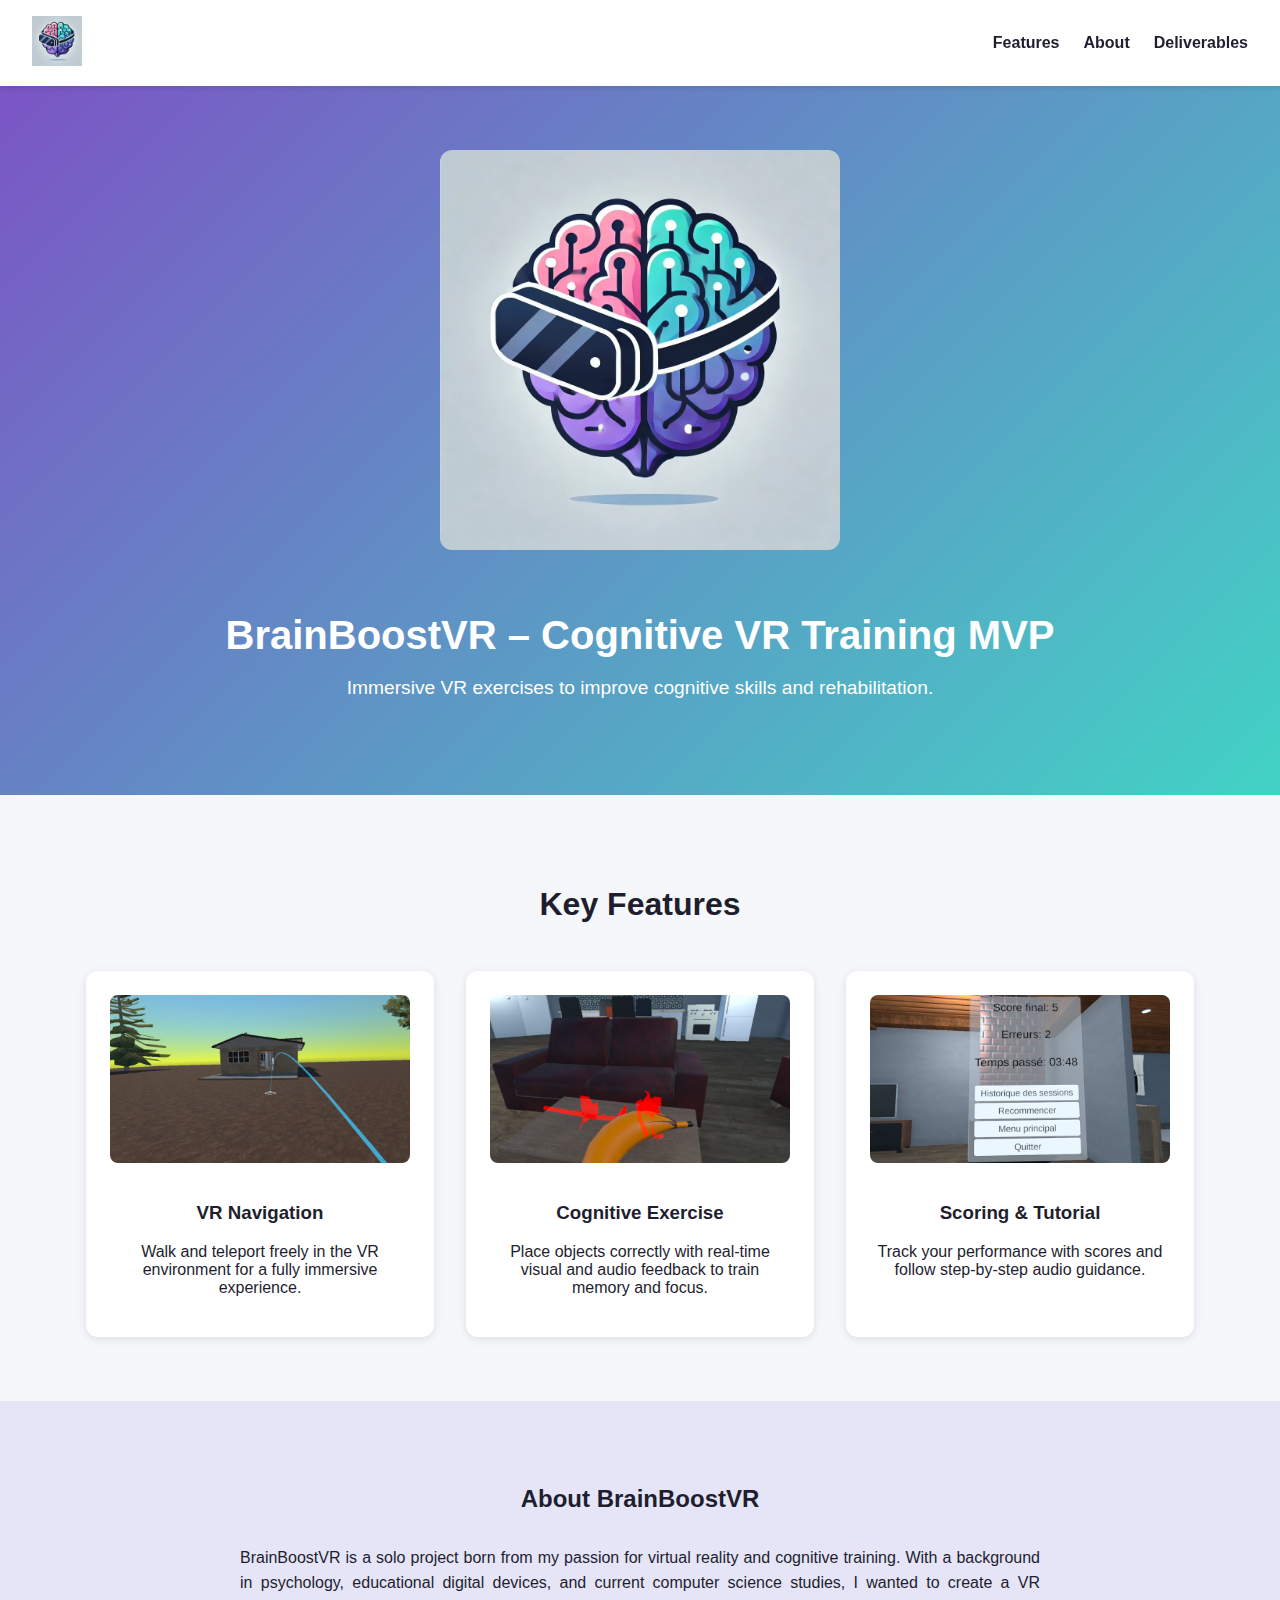
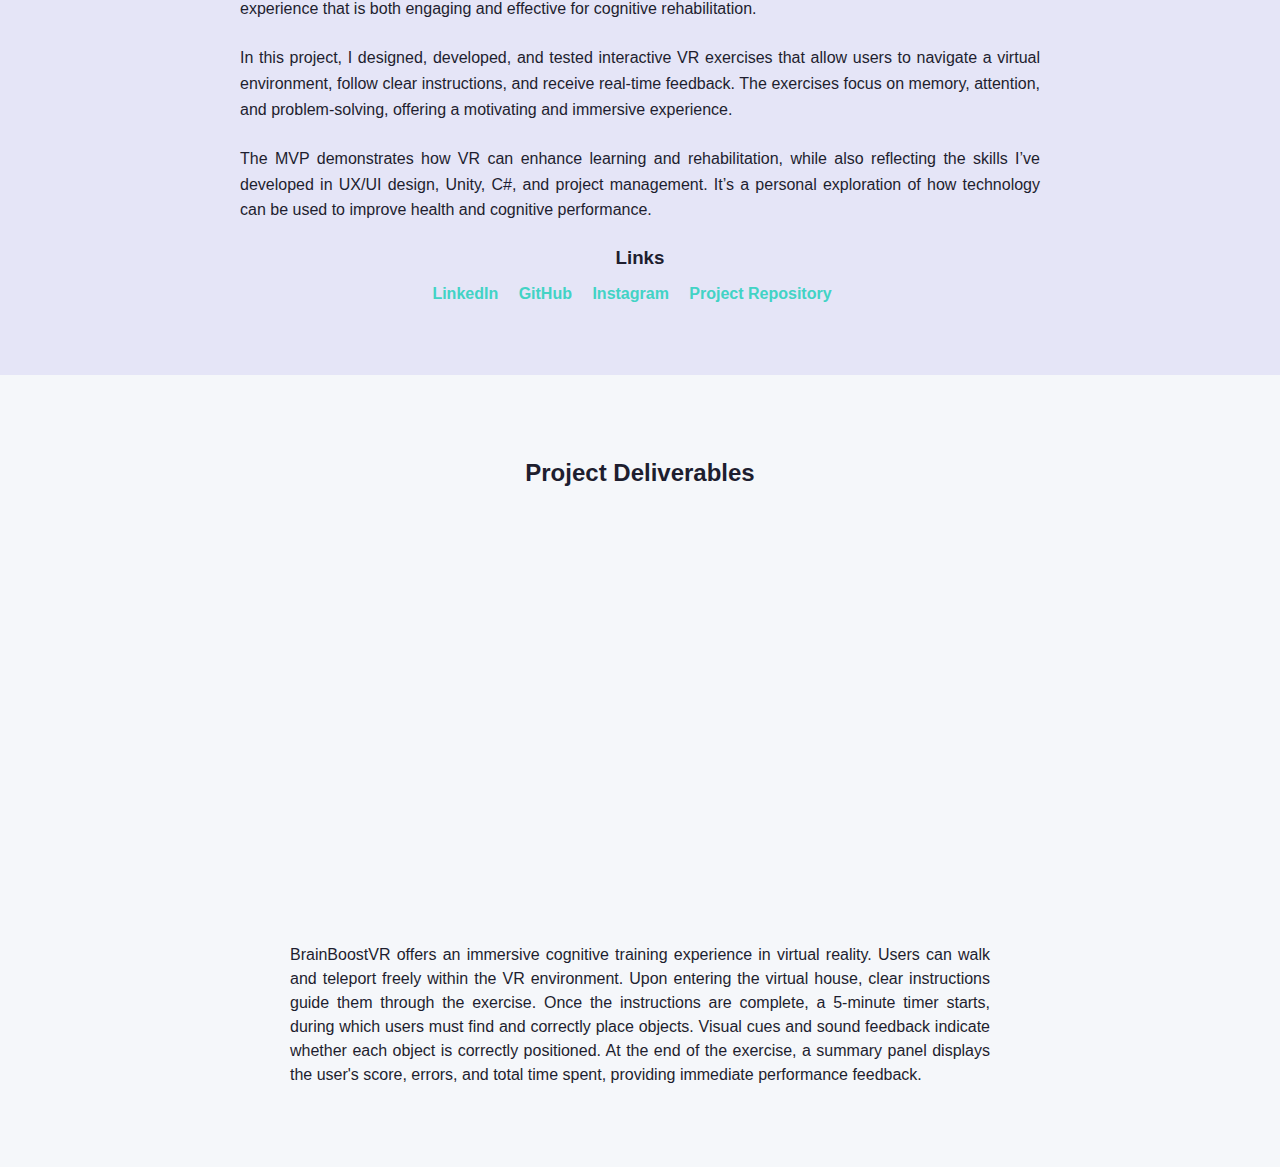
<file: index.html>
<!DOCTYPE html>
<html lang="en">
<head>
  <meta charset="UTF-8">
  <meta name="viewport" content="width=device-width, initial-scale=1.0">
  <title>BrainBoostVR – Cognitive VR Training</title>
  <link rel="stylesheet" href="style.css">
  <meta name="description" content="BrainBoostVR – Immersive VR cognitive training exercises. Portfolio project by Angela Rhin.">
</head>
<body>
  <!-- Header / Navigation -->
  <header>
    <div class="logo">
      <img src="pictures/Logo_BrainboostVR.jpg" alt="BrainBoostVR Logo">
    </div>
    <nav>
      <ul>
        <li><a href="#features">Features</a></li>
        <li><a href="#about">About</a></li>
        <li><a href="#deliverables">Deliverables</a></li>
      </ul>
    </nav>
  </header>

  <!-- Intro Section -->
  <section id="intro">
    <img src="pictures/Logo_BrainboostVR.jpg" alt="BrainBoostVR Logo" class="cover-image">
    <h1>BrainBoostVR – Cognitive VR Training MVP</h1>
    <p>Immersive VR exercises to improve cognitive skills and rehabilitation.</p>
  </section>

  <!-- Features Section -->
  <section id="features">
    <h2>Key Features</h2>
    <div class="feature-cards">
      <div class="feature">
        <img src="pictures/Teleportation.png" alt="VR Navigation Feature">
        <h3>VR Navigation</h3>
        <p>Walk and teleport freely in the VR environment for a fully immersive experience.</p>
      </div>
      <div class="feature">
        <img src="pictures/Banana.png" alt="Cognitive Exercise Feature">
        <h3>Cognitive Exercise</h3>
        <p>Place objects correctly with real-time visual and audio feedback to train memory and focus.</p>
      </div>
      <div class="feature">
        <img src="pictures/Score.jpg" alt="Scoring & Tutorial Feature">
        <h3>Scoring & Tutorial</h3>
        <p>Track your performance with scores and follow step-by-step audio guidance.</p>
      </div>
    </div>
  </section>

  <!-- About Section -->
  <section id="about">
    <h2>About BrainBoostVR</h2>
    <p>BrainBoostVR is a solo project born from my passion for virtual reality and cognitive training. With a background in psychology, educational digital devices, and current computer science studies, I wanted to create a VR experience that is both engaging and effective for cognitive rehabilitation.</p>
    <p>In this project, I designed, developed, and tested interactive VR exercises that allow users to navigate a virtual environment, follow clear instructions, and receive real-time feedback. The exercises focus on memory, attention, and problem-solving, offering a motivating and immersive experience.</p>
    <p>The MVP demonstrates how VR can enhance learning and rehabilitation, while also reflecting the skills I’ve developed in UX/UI design, Unity, C#, and project management. It’s a personal exploration of how technology can be used to improve health and cognitive performance.</p>

    <h3>Links</h3>
    <ul class="links">
      <li><a href="https://www.linkedin.com/in/angela-rhin/" target="_blank">LinkedIn</a></li>
      <li><a href="https://github.com/Sweetyamnesia/" target="_blank">GitHub</a></li>
      <li><a href="https://www.instagram.com/brainboostvr/" target="_blank">Instagram</a></li>
      <li><a href="https://github.com/Sweetyamnesia/BrainBoostVR" target="_blank">Project Repository</a></li>
    </ul>
  </section>

  <!-- Deliverables Section -->
  <section id="deliverables">
    <h2>Project Deliverables</h2>
    <div class="video-wrapper">
      <iframe width="560" height="315" 
              src="https://www.youtube.com/embed/vkreuyt3qXs" 
              title="BrainBoostVR – Cognitive VR Training Demo" frameborder="0" 
              allow="accelerometer; autoplay; clipboard-write; encrypted-media; gyroscope; picture-in-picture" 
              allowfullscreen>
      </iframe>
      <p class="video-description">
        BrainBoostVR offers an immersive cognitive training experience in virtual reality. 
        Users can walk and teleport freely within the VR environment. Upon entering the virtual house, clear instructions guide them through the exercise. 
        Once the instructions are complete, a 5-minute timer starts, during which users must find and correctly place objects. 
        Visual cues and sound feedback indicate whether each object is correctly positioned. 
        At the end of the exercise, a summary panel displays the user's score, errors, and total time spent, providing immediate performance feedback.
      </p>
    </div>
  </section>

  <script src="script.js"></script>
</body>
</html>
</file>
<file: style.css>
/* ========== General Styles ========== */
body {
  margin: 0;
  font-family: 'Poppins', sans-serif;
  background-color: #F5F7FA;
  color: #1E1E2F;
  scroll-behavior: smooth;
}

a {
  text-decoration: none;
}

/* ========== Header ========== */
header {
  display: flex;
  justify-content: space-between;
  align-items: center;
  padding: 1rem 2rem;
  background-color: #ffffff;
  box-shadow: 0 2px 5px rgba(0,0,0,0.1);
  position: sticky;
  top: 0;
  z-index: 100;
}

header .logo img {
  height: 50px;
}

nav ul {
  list-style: none;
  display: flex;
  gap: 1.5rem;
}

nav ul li a {
  color: #1E1E2F;
  font-weight: 600;
  transition: color 0.3s;
}

nav ul li a:hover {
  color: #42D3C5;
}

/* ========== Intro Section ========== */
#intro {
  text-align: center;
  padding: 4rem 2rem;
  background: linear-gradient(135deg, #7B55C5, #42D3C5);
  color: white;
}

#intro .cover-image {
  max-width: 400px;
  width: 80%;
  margin-bottom: 2rem;
  border-radius: 12px;
}

#intro h1 {
  font-size: 2.5rem;
  margin-bottom: 1rem;
}

#intro p {
  font-size: 1.2rem;
  margin-bottom: 2rem;
}

/* ========== Features Section ========== */
#features {
  padding: 4rem 2rem;
  text-align: center;
}

#features h2 {
  font-size: 2rem;
  margin-bottom: 3rem;
}

.feature-cards {
  display: flex;
  justify-content: center;
  gap: 2rem;
  flex-wrap: wrap;
}

.feature {
  background-color: white;
  border-radius: 12px;
  padding: 1.5rem;
  max-width: 300px;
  box-shadow: 0 2px 10px rgba(0,0,0,0.1);
  transition: transform 0.3s, box-shadow 0.3s;
}

.feature:hover {
  transform: translateY(-5px);
  box-shadow: 0 6px 15px rgba(0,0,0,0.15);
}

.feature img {
  max-width: 100%;
  border-radius: 8px;
  margin-bottom: 1rem;
}

/* ========== About Section ========== */
#about {
  padding: 4rem 2rem;
  background-color: #e5e5f7;
}

#about h2 {
  text-align: center;
  margin-bottom: 2rem;
}

#about h3 {
  text-align: center;
  margin-bottom: 1rem;
}


#about p {
  text-align: justify;
  line-height: 1.6;
  max-width: 800px;
  margin: 0 auto 1.5rem;
}

#about ul {
  list-style: none;
  padding-left: 0;
  max-width: 800px;
  margin: 0 auto 1.5rem;
}

#about ul li {
  margin-bottom: 0.5rem;
}

#about .links {
  list-style: none;
  padding: 0;
  margin: 0 auto;
  text-align: center;
}

#about .links li {
  display: inline-block;
  margin-right: 1rem;
  transition: transform 0.2s;
}

#about .links li a {
  color: #42D3C5;
  font-weight: 600;
}

#about .links li a:hover {
  text-decoration: underline;
  transform: translateY(-2px);
}

/* ========== Deliverables Section ========== */
#deliverables {
  padding: 4rem 2rem;
  text-align: center;
}

.video-wrapper {
  max-width: 700px;
  margin: 0 auto;
}

.video-wrapper iframe {
  width: 100%;
  height: 400px;
  border-radius: 12px;
  margin-bottom: 1rem;
}

.video-description {
  font-size: 1rem;
  color: #1E1E2F;
  line-height: 1.5;
  text-align: justify;
}

/* ========== Responsive ========== */
@media (max-width: 768px) {
  .feature-cards {
    flex-direction: column;
    align-items: center;
  }

  header {
    flex-direction: column;
    gap: 1rem;
  }

  .video-wrapper iframe {
    height: 250px;
  }
}
</file>
